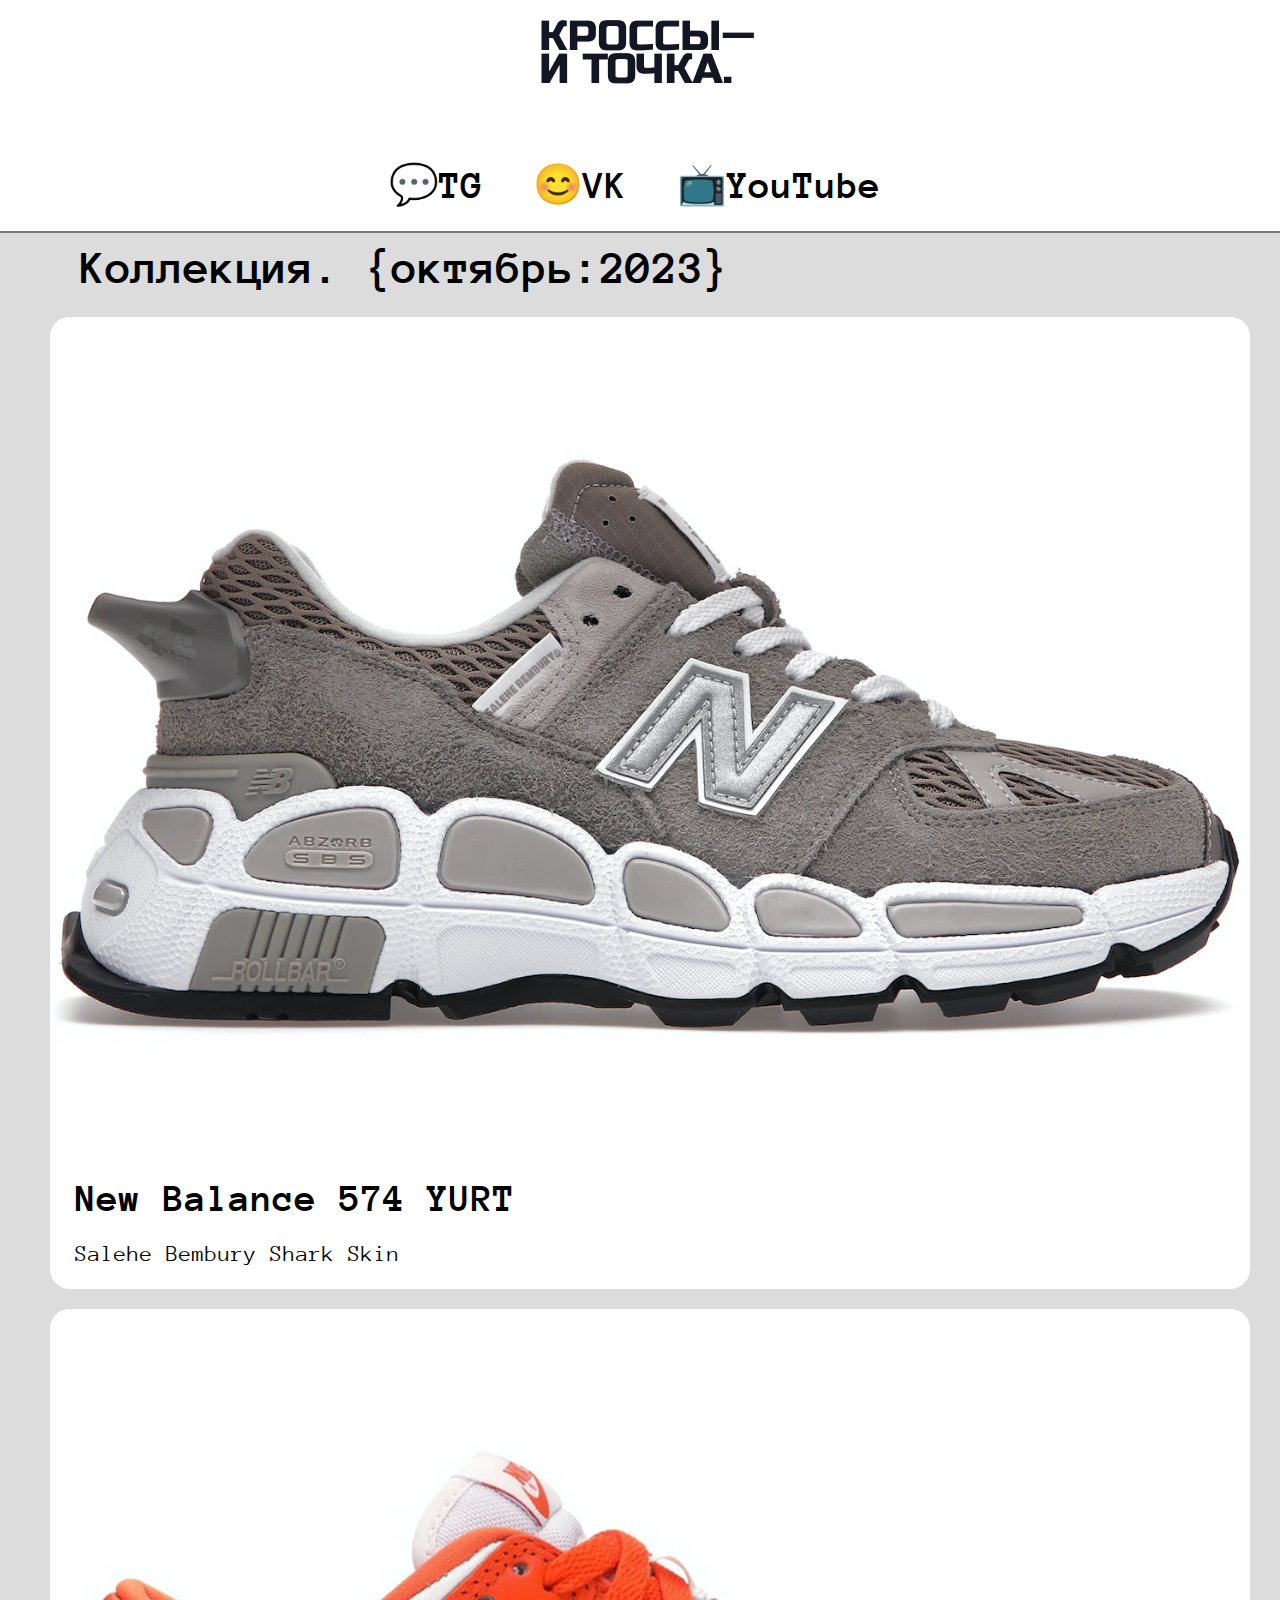
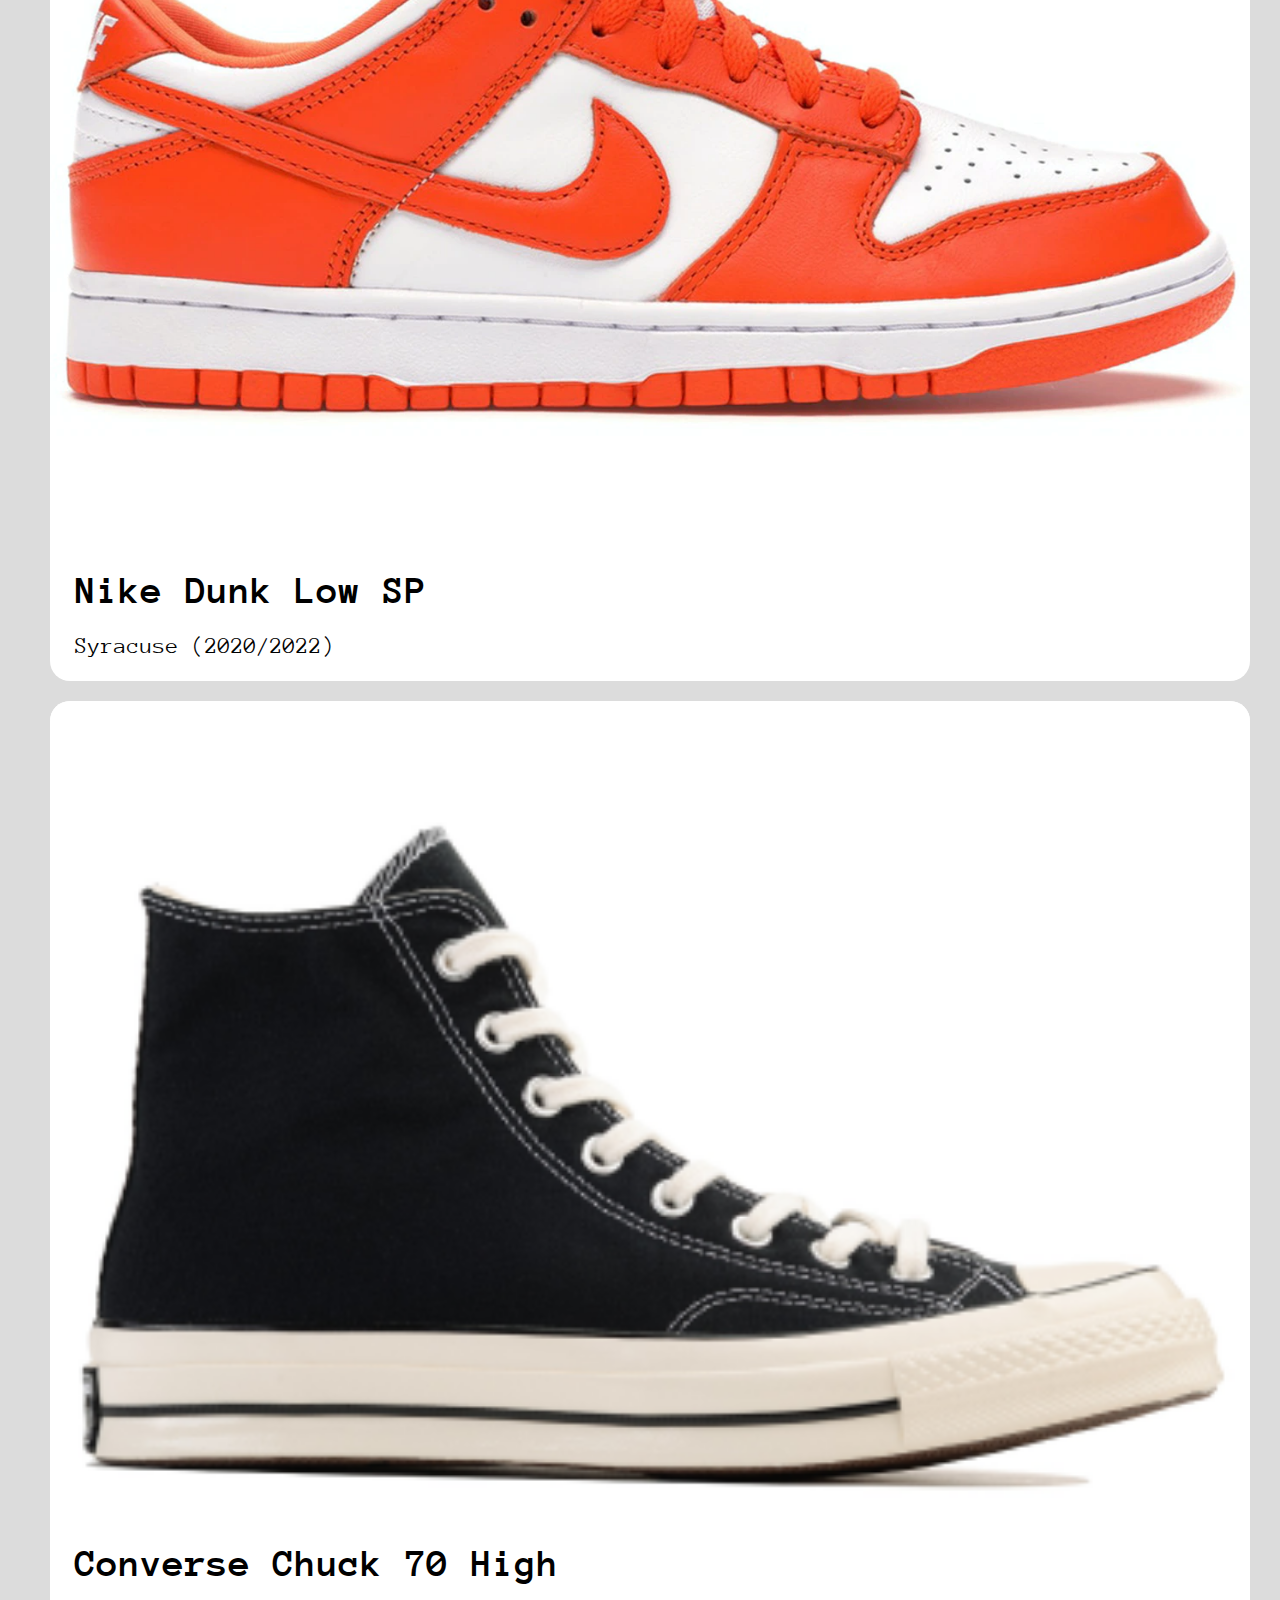
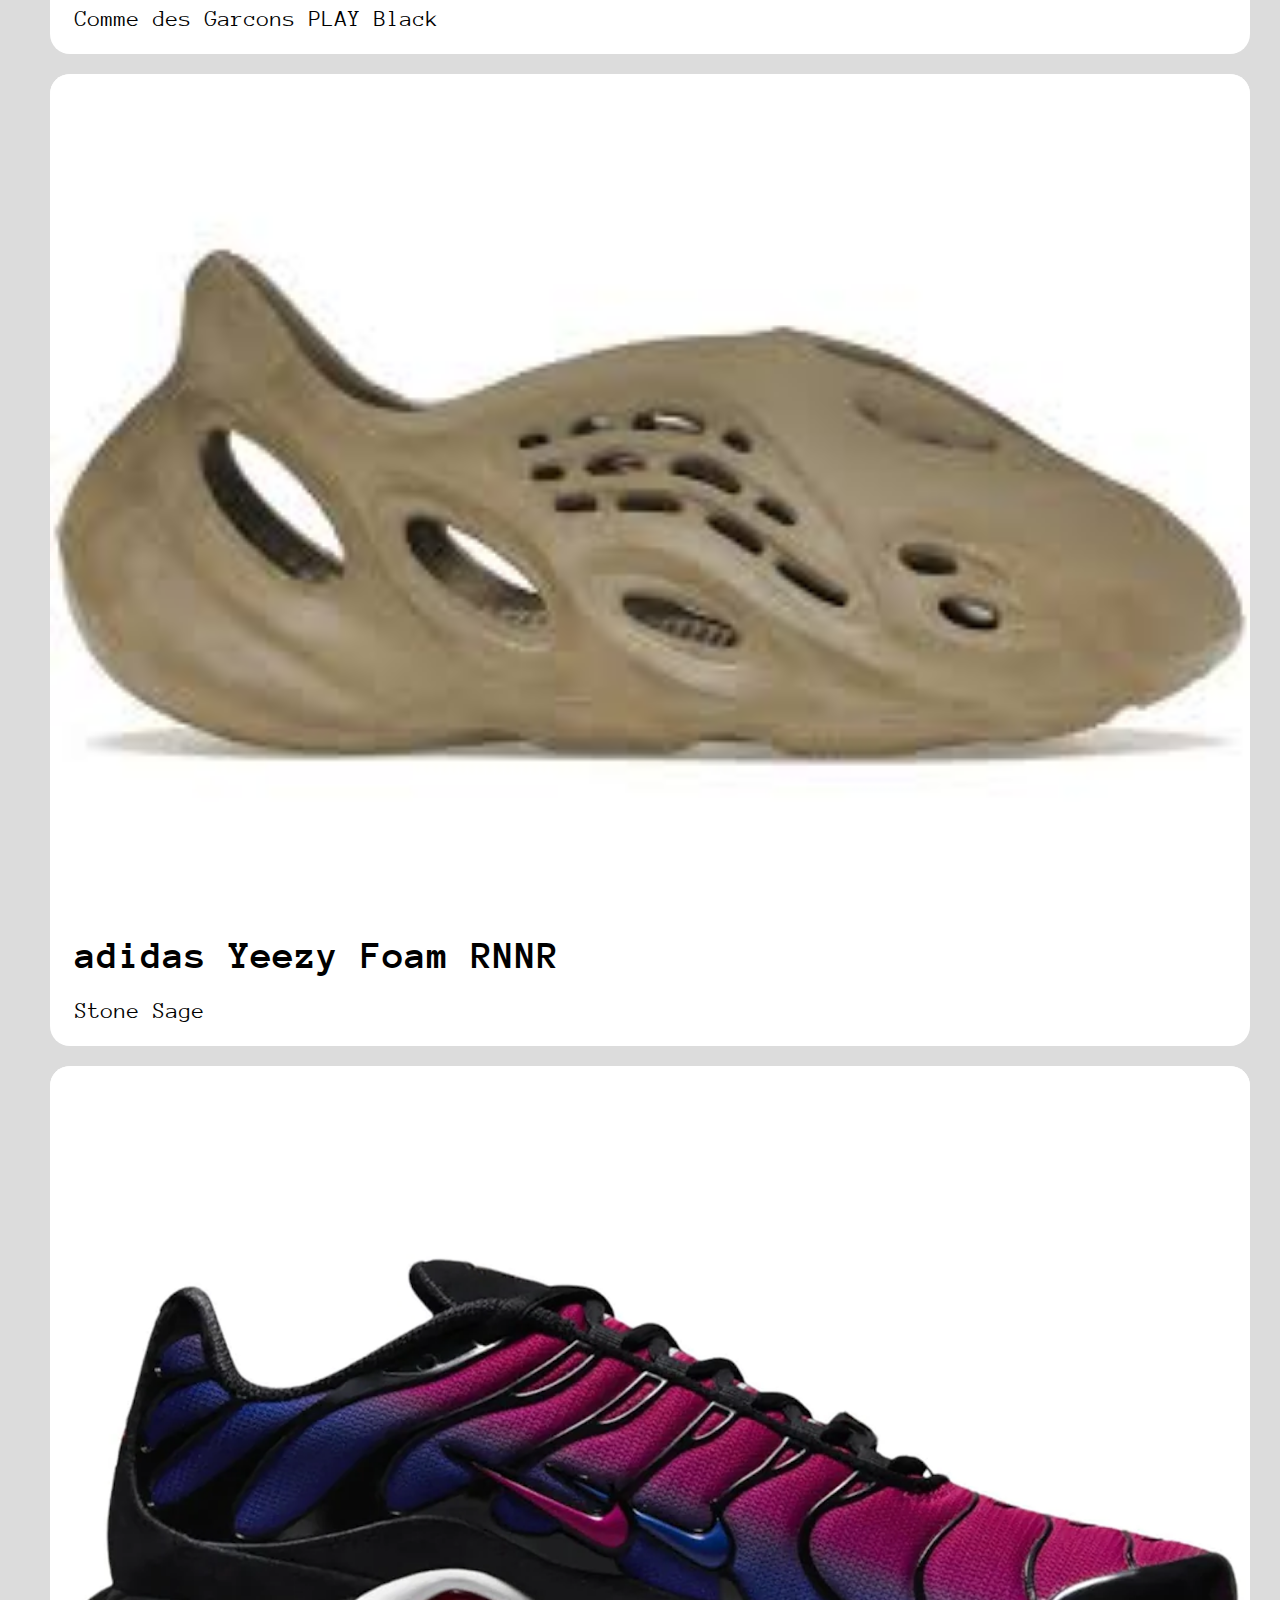
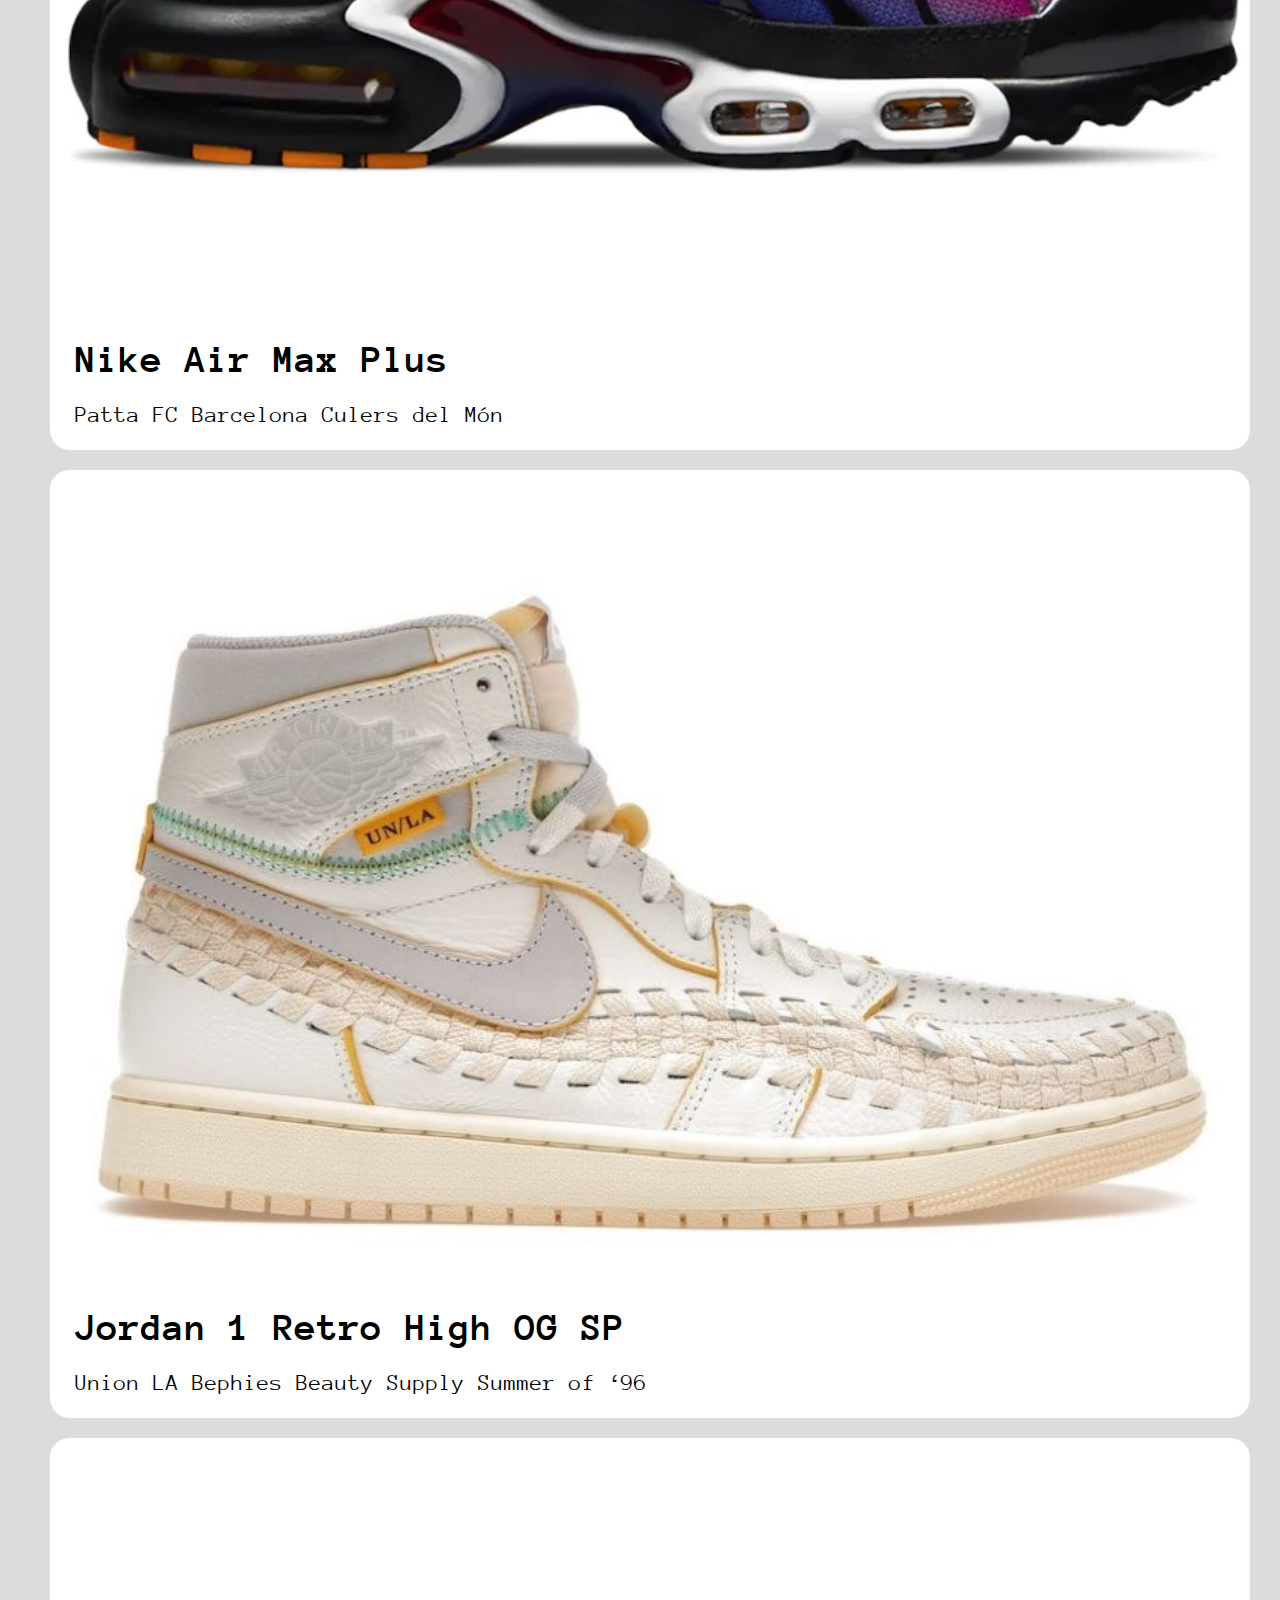
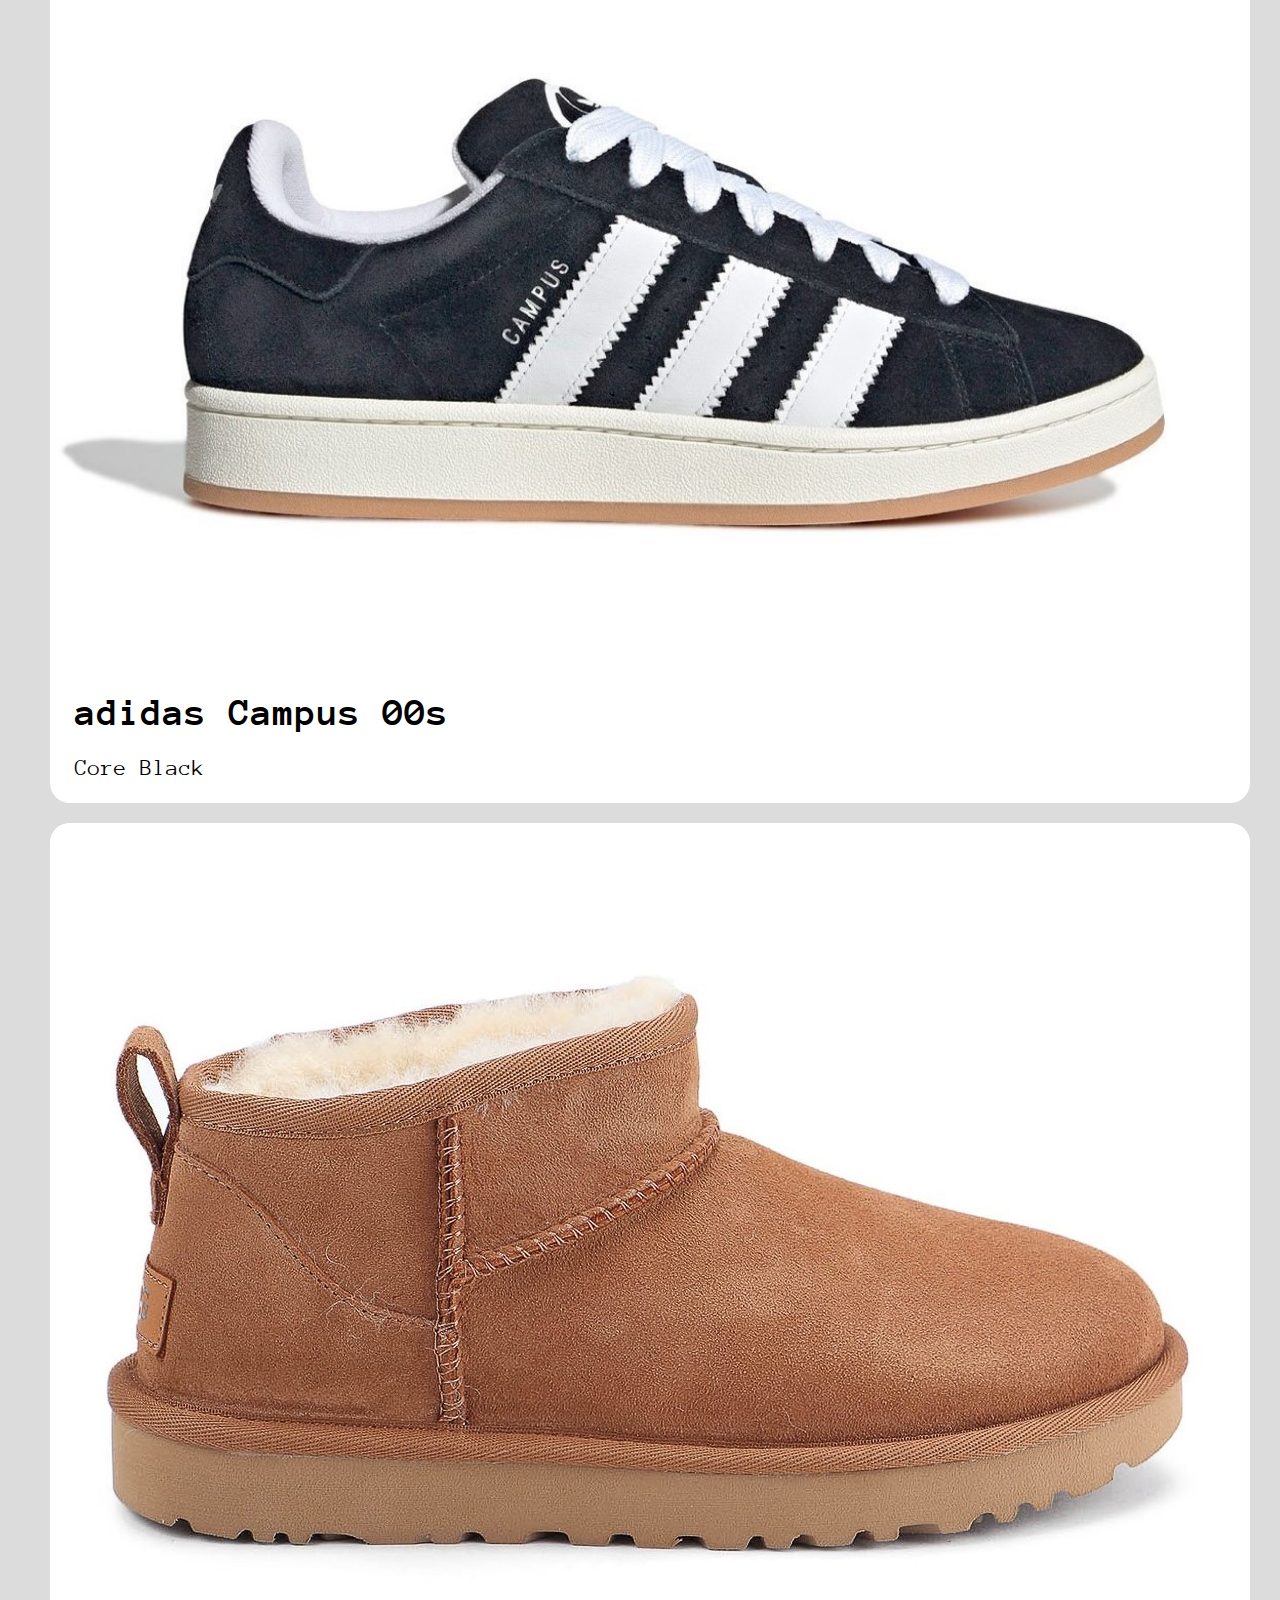
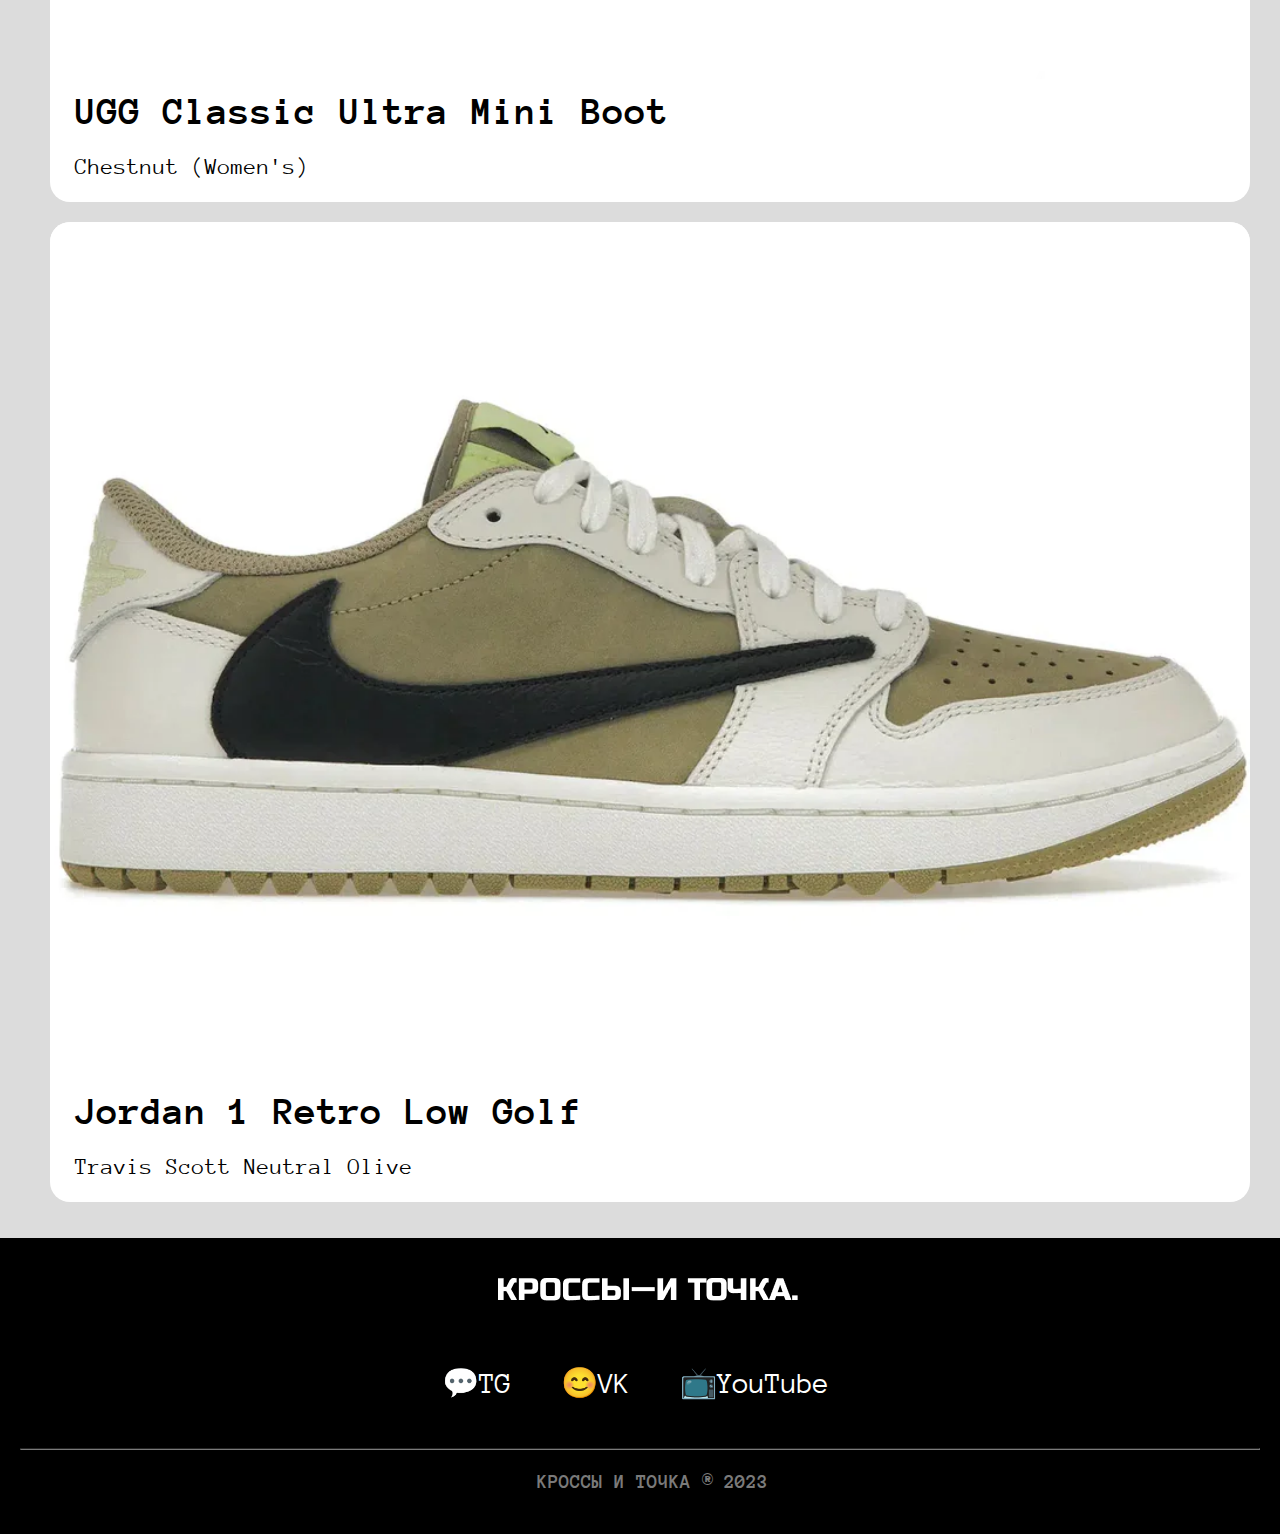
<file: index.html>
<!DOCTYPE html>
<html lang="ru">
  <head>
  <meta name="viewport" content="width=device-width, initial-scale=1">
 <title>Кроссы и точка.</title>
 <link rel="stylesheet" type='text/css' href="style.css">
 <link rel="preconnect" href="https://fonts.googleapis.com%22%3E/">
 <link rel="preconnect" href="https://fonts.gstatic.com/" crossorigin>
 <link href="https://fonts.googleapis.com/css2?family=Russo+One&display=swap" rel="stylesheet">
 <link rel="preconnect" href="https://fonts.googleapis.com%22%3E/">
 <link rel="preconnect" href="https://fonts.gstatic.com/" crossorigin>
 <link href="https://fonts.googleapis.com/css2?family=Anonymous+Pro:wght@400;700&display=swap" rel="stylesheet">
 <link rel="preconnect" href="https://fonts.googleapis.com%22%3E/">
 <link rel="preconnect" href="https://fonts.gstatic.com/" crossorigin>
 <link href="https://fonts.googleapis.com/css2?family=IBM+Plex+Mono:wght@500&display=swap" rel="stylesheet">

</head>

  <body>

    <header style="display: flex; justify-content: space-between;">
      <a href="./index.html" >
      <img class="graficlogo" src="./logo/logo_header.png" >
      </a>
        <nav> <ul class="links">
            <li><a href="#tg" class="text_header">&#128172;TG</a></li>
            <li><a href="#vk" class="text_header">&#128522;VK</a></li>
            <li><a href="#YouTube" class="text_header">&#128250;YouTube</a></li>
          </ul>
        </nav>
        
  </header>

  <hr style="border-color: #7a7a7a; border-style: solid; margin: 0px; ">

    <div class="main_div">

      <h1>Коллекция. {октябрь:2023}</h1>
      
      <div class="wrapper">
        <a href="./page1.html" class="page">
          <div class="sneaker">

            <img class="img_s"
              src="./photo_sneakers/6.png"/>
            <h2>New Balance 574 YURT</h2>
            <h3>Salehe Bembury Shark Skin</h3>

          </div> 
        </a>
        <a href="./page2.html" class="page">
          <div>
            <img class="img_s"
              src="./photo_sneakers/7.png"/>
            <h2>Nike Dunk Low SP</h2>
            <h3>Syracuse (2020/2022)</h3>
          </div> 
        </a>
        <a href="./page3.html" class="page">
          <div>
            <img class="img_s"
              src="./photo_sneakers/10.png"/>
            <h2>Converse Chuck 70 High</h2>
            <h3>Comme des Garcons PLAY Black</h3>
          </div>
        </a>
        <a href="" class="page">
          <div>
            <img class="img_s"
              src="./photo_sneakers/9.jpg"/>
            <h2>adidas Yeezy Foam RNNR</h2>
            <h3>Stone Sage</h3>
          </div>
        </a>  
        <a href="" class="page">
          <div>
            <img class="img_s"
              src="./photo_sneakers/1.png"/>
            <h2>Nike Air Max Plus</h2>
            <h3>Patta FC Barcelona Culers del Món</h3>
          </div>
        </a> 
        <a href="" class="page">
          <div>
            <img class="img_s"
              src="./photo_sneakers/2.jpg"/>
            <h2>Jordan 1 Retro High OG SP</h2>
            <h3>Union LA Bephies Beauty Supply Summer of ‘96</h3>
          </div>
        </a>
        <a href="" class="page">
          <div>
            <img class="img_s"
              src='./photo_sneakers/3.jpg'/>
            <h2>adidas Campus 00s</h2>
            <h3>Core Black</h3>
          </div>
        </a>
        <a href="" class="page">
          <div>
            <img class="img_s"
              src="./photo_sneakers/5.jpg"/>
            <h2>UGG Classic Ultra Mini Boot</h2>
            <h3>Chestnut (Women's)</h3>
          </div>
        </a>
        <a href="" class="page">
          <div>
            <img class="img_s"
              src="./photo_sneakers/8.png"/>
            <h2>Jordan 1 Retro Low Golf</h2>
            <h3>Travis Scott Neutral Olive</h3>
          </div>
        </a>
    </div>
  </div>

    <footer class="footer">
      <div class="links-container">
        <a href="./index.html">
        <img class="graficlogo" src="./logo/logo_footer.png">
        </a>
        <ul class="links">
          <li><a href="#tg" class="text_footer">&#128172;TG</a></li>
          <li><a href="#vk" class="text_footer">&#128522;VK</a></li>
          <li><a href="#YouTube" class="text_footer">&#128250;YouTube</a></li>
        </ul>
      </div>
      <hr style="border-color: #7a7a7a;">
    <p class="foot_under_text">КРОССЫ И ТОЧКА ® 2023</p>
  </footer>

  </body>
</html>
</file>
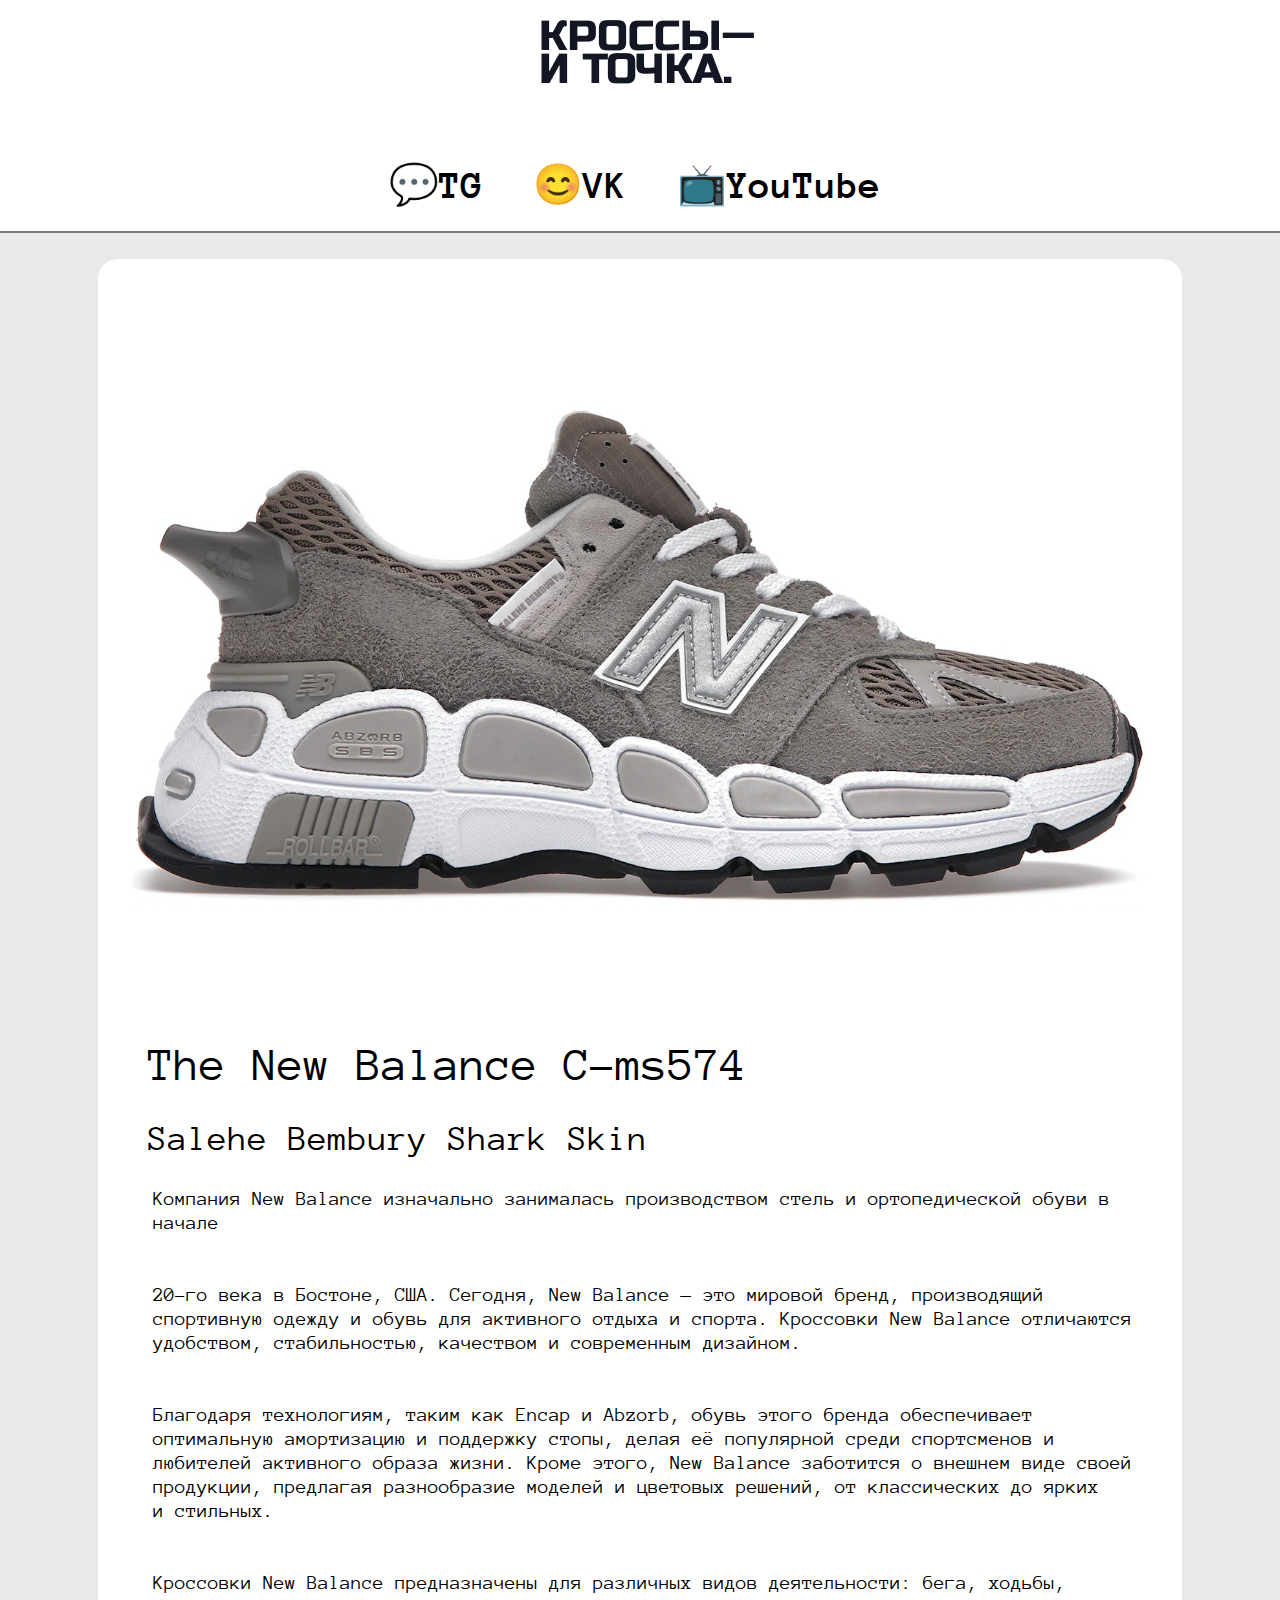
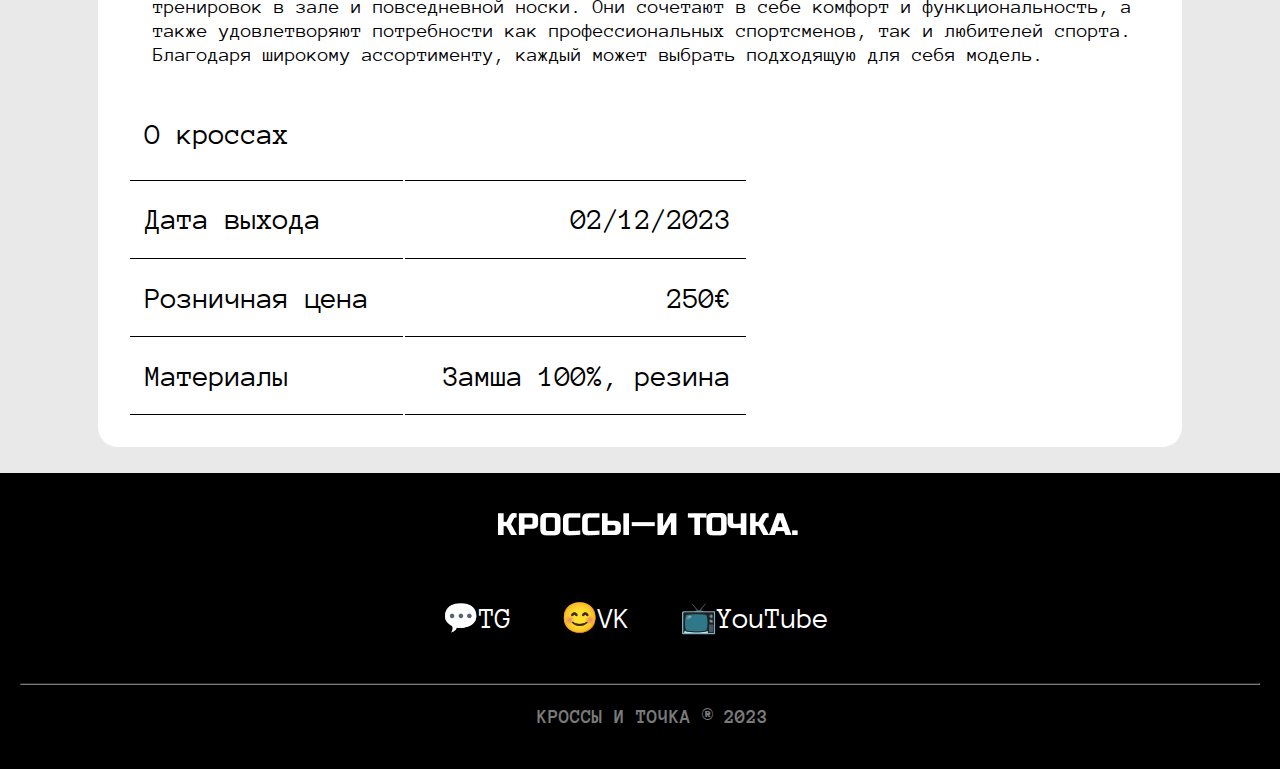
<file: page1.html>
<!DOCTYPE html>
<html lang="ru">
  <head>
  <meta name="viewport" content="width=device-width, initial-scale=1">
 <title>Кроссы и точка.</title>
 <link rel="stylesheet" type='text/css' href="style.css">
 
 <link rel="preconnect" href="https://fonts.googleapis.com%22%3E/">
 <link rel="preconnect" href="https://fonts.gstatic.com/" crossorigin>
 <link href="https://fonts.googleapis.com/css2?family=Russo+One&display=swap" rel="stylesheet">

 <link rel="preconnect" href="https://fonts.googleapis.com%22%3E/">
 <link rel="preconnect" href="https://fonts.gstatic.com/" crossorigin>
 <link href="https://fonts.googleapis.com/css2?family=Anonymous+Pro:wght@400;700&display=swap" rel="stylesheet">

 <link rel="preconnect" href="https://fonts.googleapis.com%22%3E/">
 <link rel="preconnect" href="https://fonts.gstatic.com/" crossorigin>
 <link href="https://fonts.googleapis.com/css2?family=IBM+Plex+Mono:wght@500&display=swap" rel="stylesheet">

</head>

  <body>

    <header style="display: flex; justify-content: space-between;">
      <a href="./index.html">
      <img class="graficlogo" src="./logo/logo_header.png" >
      </a>
        <nav> <ul class="links">
            <li><a href="#tg" class="text_header">&#128172;TG</a></li>
            <li><a href="#vk" class="text_header">&#128522;VK</a></li>
            <li><a href="#YouTube" class="text_header">&#128250;YouTube</a></li>
          </ul>
        </nav>
        
  </header>

  <hr style="border-color: #7a7a7a; border-style: solid; margin: 0px; ">

    <div class="page1_div">
      <div class="card">
        <img class="img_card"
        src="./photo_sneakers/6.png">
        <h4>The New Balance C-ms574</h4>
        <h5>Salehe Bembury Shark Skin</h5>
        <div class="text">
        <div class="text_card">
        <p>Компания New Balance изначально занималась производством стель и ортопедической обуви в начале 
          <br>
          <br>
          <br>
          20-го века в Бостоне, США. Сегодня, New Balance — это мировой бренд, производящий спортивную одежду и обувь для активного отдыха и спорта. Кроссовки New Balance отличаются удобством, стабильностью, качеством и современным дизайном.
          <br>
          <br>
          <br>
          Благодаря технологиям, таким как Encap и Abzorb, обувь этого бренда обеспечивает оптимальную амортизацию и поддержку стопы, делая её популярной среди спортсменов и любителей активного образа жизни. Кроме этого, New Balance заботится о внешнем виде своей продукции, предлагая разнообразие моделей и цветовых решений, от классических до ярких и стильных.
          <br>
          <br>
          <br>
          Кроссовки New Balance предназначены для различных видов деятельности: бега, ходьбы, тренировок в зале и повседневной носки. Они сочетают в себе комфорт и функциональность, а также удовлетворяют потребности как профессиональных спортсменов, так и любителей спорта. Благодаря широкому ассортименту, каждый может выбрать подходящую для себя модель.</p>
        </div>
        <div class="text_card_2">
          <table>
            <tr>
              <td class="tab_title">О кроссах</td>
              <td> </td>
            </tr>
            <tr>
              <td class="tab_text">Дата выхода</td>
              <td class="tet tab_text">02/12/2023</td>
            </tr>
            <tr>
              <td class="tab_text">Розничная цена</td>
              <td class="tet tab_text">250€</td>
            </tr>
            <tr>
              <td class="tab_text">Материалы</td>
              <td class="tet tab_text">Замша 100%, резина</td>
            </tr>
          </table>
        </div>
        </div>
      </div>
    </div>

    <footer class="footer">
      <div class="links-container">
        <a href="./index.html">
        <img class="graficlogo" src="./logo/logo_footer.png">
        </a>
        <ul class="links">
          <li><a href="#tg" class="text_footer">&#128172;TG</a></li>
          <li><a href="#vk" class="text_footer">&#128522;VK</a></li>
          <li><a href="#YouTube" class="text_footer">&#128250;YouTube</a></li>
        </ul>
      </div>
      <hr style="border-color: #7a7a7a;">
    <p class="foot_under_text">КРОССЫ И ТОЧКА ® 2023</p>
  </footer>

  </body>
</html>
</file>
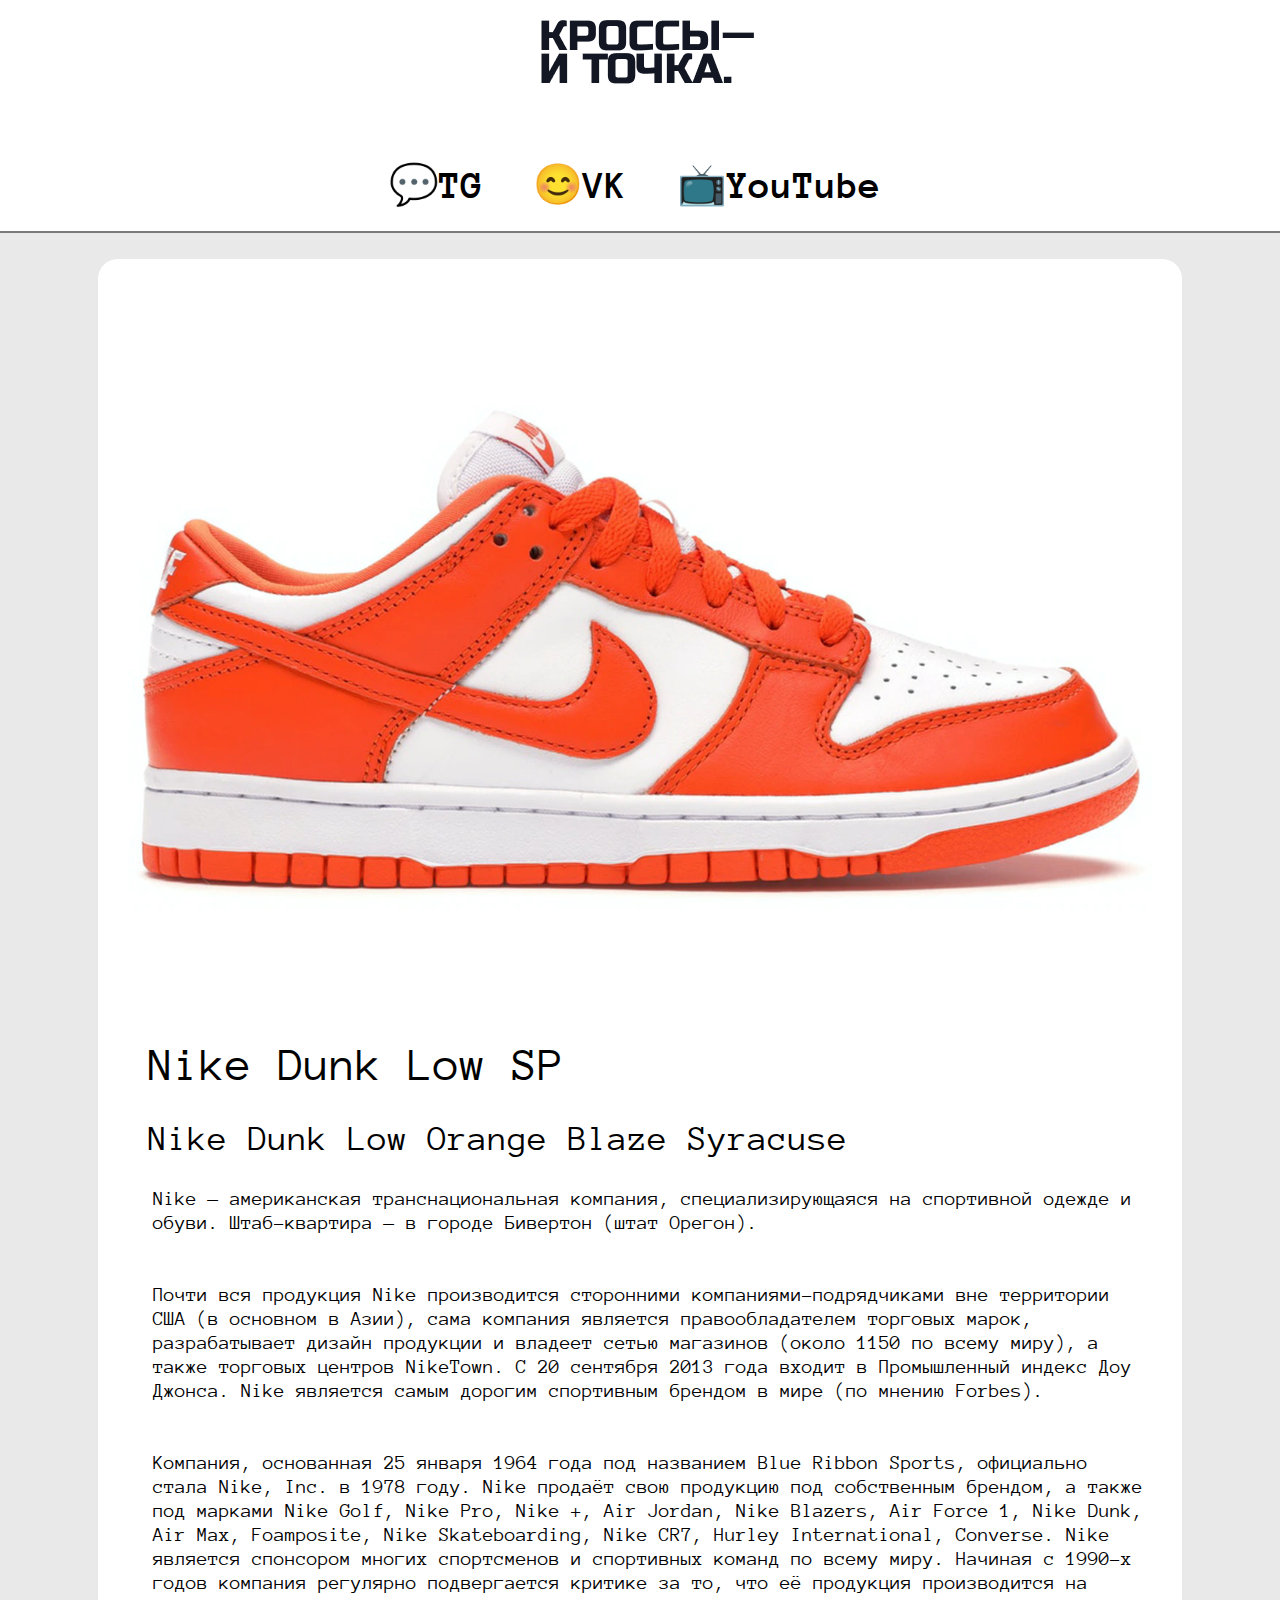
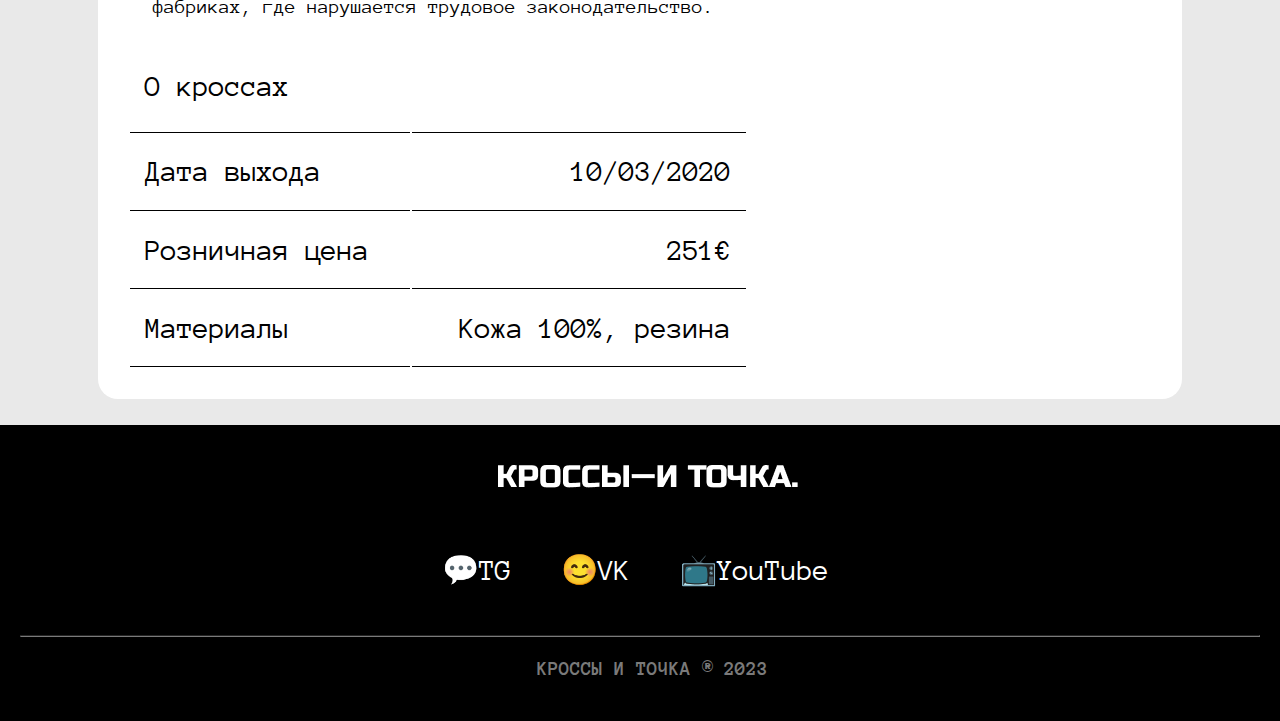
<file: page2.html>
<!DOCTYPE html>
<html lang="ru">
  <head>
    <meta name="viewport" content="width=device-width, initial-scale=1">
 <title>Кроссы и точка.</title>
 <link rel="stylesheet" type='text/css' href="style.css">
 
 <link rel="preconnect" href="https://fonts.googleapis.com%22%3E/">
 <link rel="preconnect" href="https://fonts.gstatic.com/" crossorigin>
 <link href="https://fonts.googleapis.com/css2?family=Russo+One&display=swap" rel="stylesheet">

 <link rel="preconnect" href="https://fonts.googleapis.com%22%3E/">
 <link rel="preconnect" href="https://fonts.gstatic.com/" crossorigin>
 <link href="https://fonts.googleapis.com/css2?family=Anonymous+Pro:wght@400;700&display=swap" rel="stylesheet">

 <link rel="preconnect" href="https://fonts.googleapis.com%22%3E/">
 <link rel="preconnect" href="https://fonts.gstatic.com/" crossorigin>
 <link href="https://fonts.googleapis.com/css2?family=IBM+Plex+Mono:wght@500&display=swap" rel="stylesheet">

</head>

  <body>

    <header style="display: flex; justify-content: space-between;">
      <a href="./index.html">
      <img class="graficlogo" src="./logo/logo_header.png" >
      </a>
        <nav> <ul class="links">
            <li><a href="#tg" class="text_header">&#128172;TG</a></li>
            <li><a href="#vk" class="text_header">&#128522;VK</a></li>
            <li><a href="#YouTube" class="text_header">&#128250;YouTube</a></li>
          </ul>
        </nav>
        
  </header>

  <hr style="border-color: #7a7a7a; border-style: solid; margin: 0px; ">

  <div class="page1_div">
    <div class="card">
      <img class="img_card"
      src="./photo_sneakers/7.png">
      <h4>Nike Dunk Low SP</h4>
      <h5>Nike Dunk Low Orange Blaze Syracuse</h5>
      <div class="text">
      <div class="text_card">
      <p>Nike — американская транснациональная компания, специализирующаяся на спортивной одежде и обуви. Штаб-квартира — в городе Бивертон (штат Орегон).
        <br>
        <br>
        <br>
        Почти вся продукция Nike производится сторонними компаниями-подрядчиками вне территории США (в основном в Азии), сама компания является правообладателем торговых марок, разрабатывает дизайн продукции и владеет сетью магазинов (около 1150 по всему миру), а также торговых центров NikeTown. С 20 сентября 2013 года входит в Промышленный индекс Доу Джонса. Nike является самым дорогим спортивным брендом в мире (по мнению Forbes).
        <br>
        <br>
        <br>
        Компания, основанная 25 января 1964 года под названием Blue Ribbon Sports, официально стала Nike, Inc. в 1978 году. Nike продаёт свою продукцию под собственным брендом, а также под марками Nike Golf, Nike Pro, Nike +, Air Jordan, Nike Blazers, Air Force 1, Nike Dunk, Air Max, Foamposite, Nike Skateboarding, Nike CR7, Hurley International, Converse. Nike является спонсором многих спортсменов и спортивных команд по всему миру. Начиная с 1990-х годов компания регулярно подвергается критике за то, что её продукция производится на фабриках, где нарушается трудовое законодательство.</p>
      </div>
      <div class="text_card_2">
        <table>
          <tr>
            <td class="tab_title">О кроссах</td>
            <td> </td>
          </tr>
          <tr>
            <td class="tab_text">Дата выхода</td>
            <td class="tet tab_text">10/03/2020</td>
          </tr>
          <tr>
            <td class="tab_text">Розничная цена</td>
            <td class="tet tab_text">251€</td>
          </tr>
          <tr>
            <td class="tab_text">Материалы</td>
            <td class="tet tab_text">Кожа 100%, резина</td>
          </tr>
        </table>
      </div>
      </div>
    </div>
  </div>

    <footer class="footer">
      <div class="links-container">
        <a href="./index.html">
        <img class="graficlogo" src="./logo/logo_footer.png">
        </a>
        <ul class="links">
          <li><a href="#tg" class="text_footer">&#128172;TG</a></li>
          <li><a href="#vk" class="text_footer">&#128522;VK</a></li>
          <li><a href="#YouTube" class="text_footer">&#128250;YouTube</a></li>
        </ul>
      </div>
      <hr style="border-color: #7a7a7a;">
    <p class="foot_under_text">КРОССЫ И ТОЧКА ® 2023</p>
  </footer>

  </body>
</html>
</file>
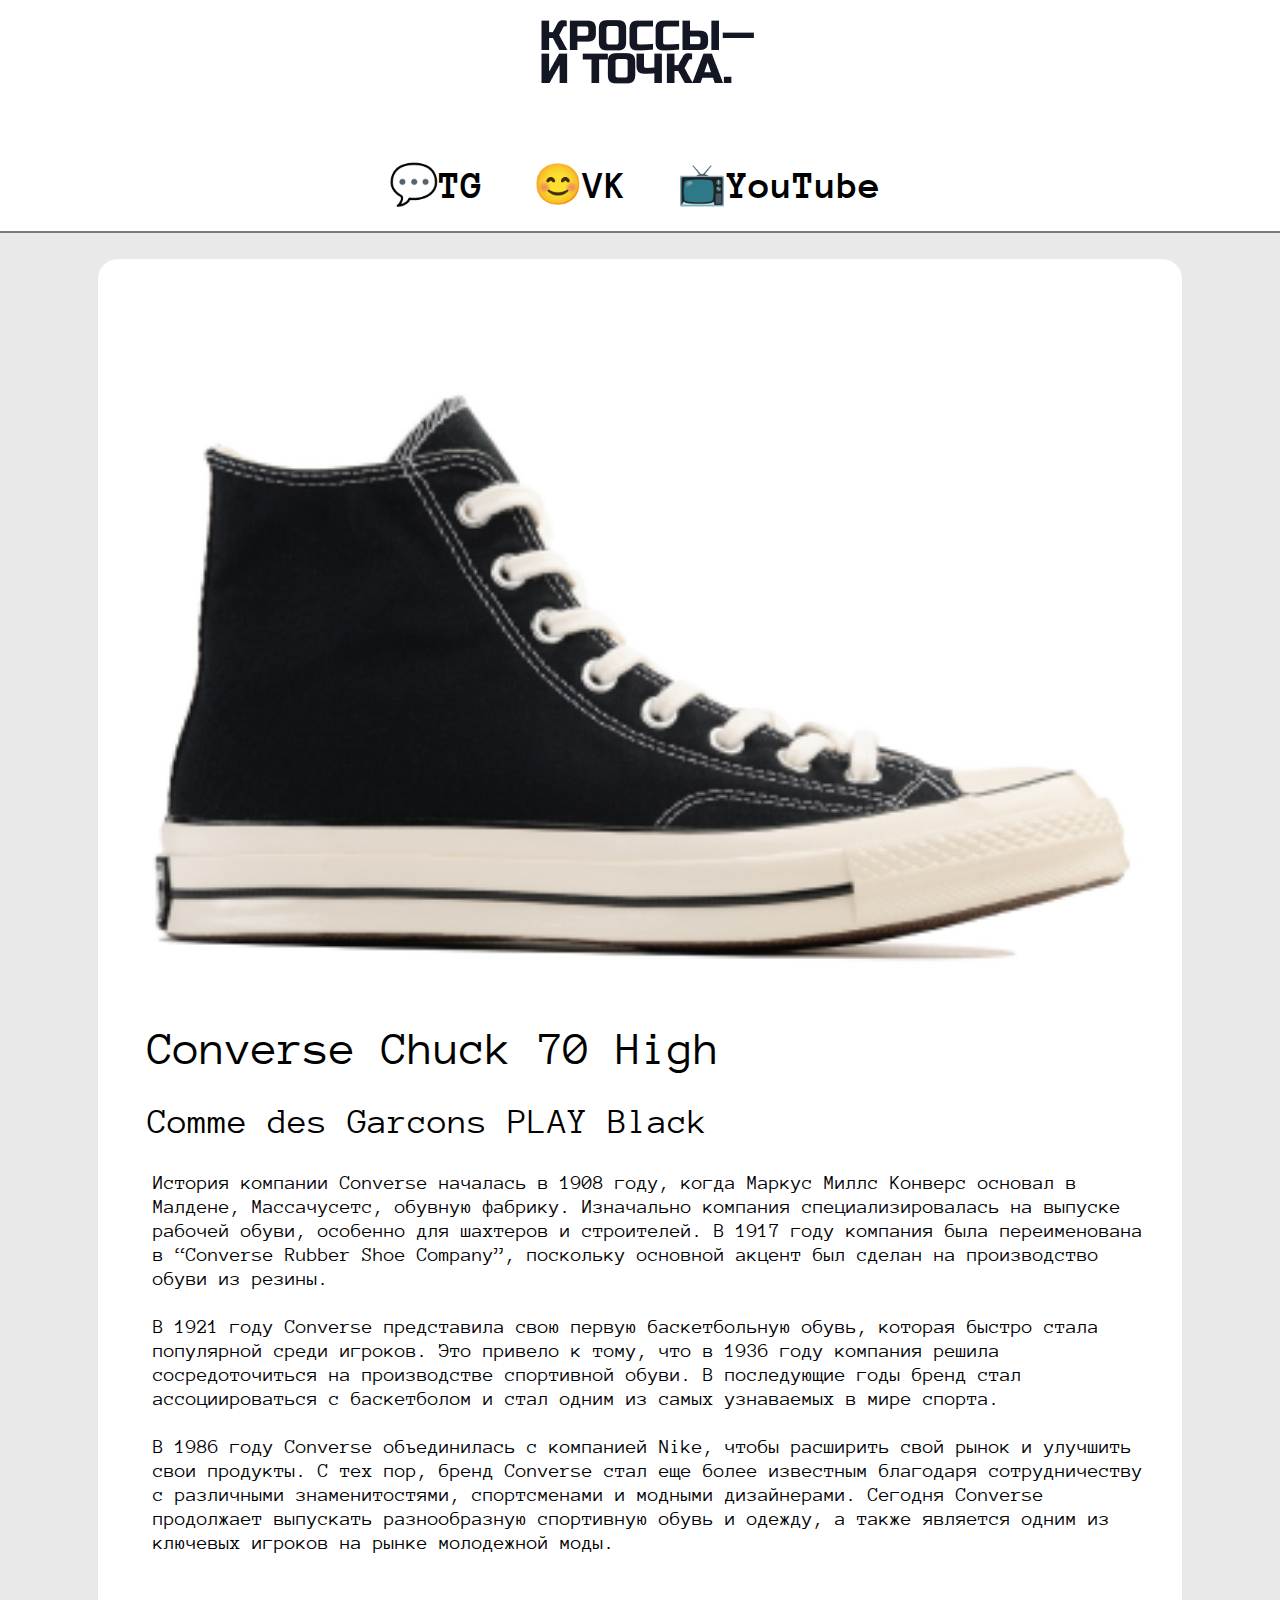
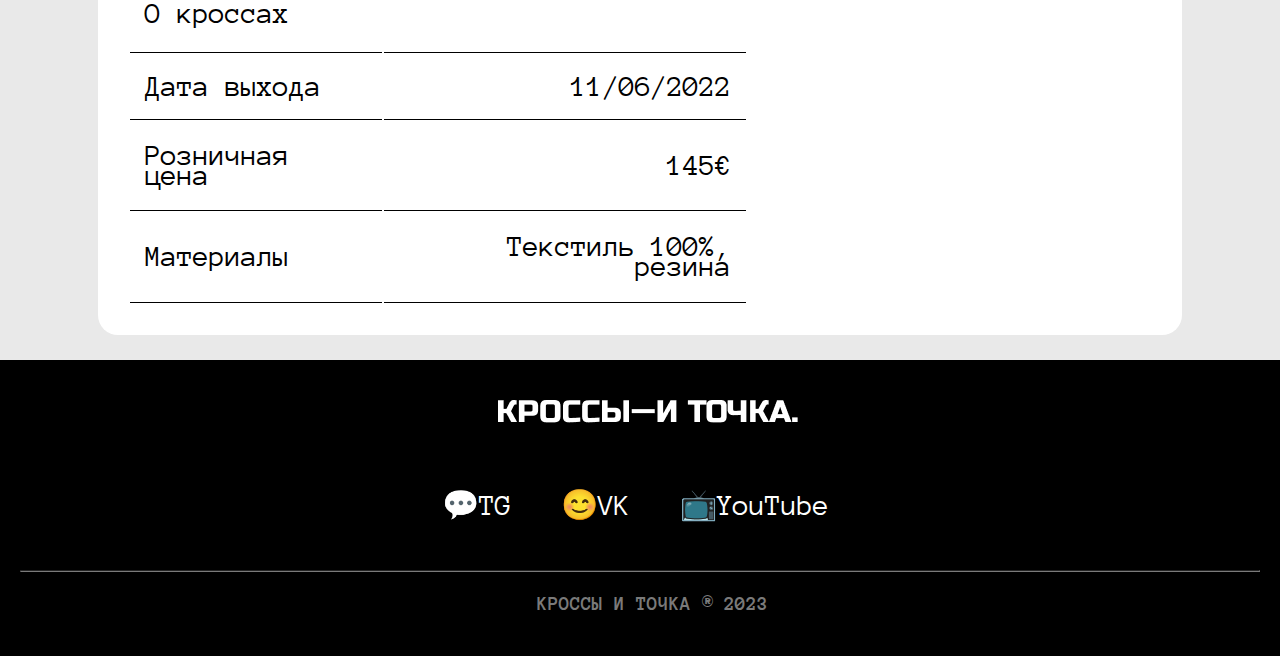
<file: page3.html>
<!DOCTYPE html>
<html lang="ru">
  <head>
    <meta name="viewport" content="width=device-width, initial-scale=1">
 <title>Кроссы и точка.</title>
 <link rel="stylesheet" type='text/css' href="style.css">
 
 <link rel="preconnect" href="https://fonts.googleapis.com%22%3E/">
 <link rel="preconnect" href="https://fonts.gstatic.com/" crossorigin>
 <link href="https://fonts.googleapis.com/css2?family=Russo+One&display=swap" rel="stylesheet">

 <link rel="preconnect" href="https://fonts.googleapis.com%22%3E/">
 <link rel="preconnect" href="https://fonts.gstatic.com/" crossorigin>
 <link href="https://fonts.googleapis.com/css2?family=Anonymous+Pro:wght@400;700&display=swap" rel="stylesheet">

 <link rel="preconnect" href="https://fonts.googleapis.com%22%3E/">
 <link rel="preconnect" href="https://fonts.gstatic.com/" crossorigin>
 <link href="https://fonts.googleapis.com/css2?family=IBM+Plex+Mono:wght@500&display=swap" rel="stylesheet">

</head>

  <body>

    <header style="display: flex; justify-content: space-between;">
      <a href="./index.html">
      <img class="graficlogo" src="./logo/logo_header.png" >
      </a>
        <nav> <ul class="links">
            <li><a href="#tg" class="text_header">&#128172;TG</a></li>
            <li><a href="#vk" class="text_header">&#128522;VK</a></li>
            <li><a href="#YouTube" class="text_header">&#128250;YouTube</a></li>
          </ul>
        </nav>
        
  </header>

  <hr style="border-color: #7a7a7a; border-style: solid; margin: 0px; ">
    
  <div class="page1_div">
    <div class="card">
      <img class="img_card"
      src="./photo_sneakers/10.png">
      <h4>Converse Chuck 70 High</h4> 
      <h5>Comme des Garcons PLAY Black</h5>
      <div class="text">
      <div class="text_card">
        <p>История компании Converse началась в 1908 году, когда Маркус Миллс Конверс основал в Малдене, Массачусетс, обувную фабрику. Изначально компания специализировалась на выпуске рабочей обуви, особенно для шахтеров и строителей. В 1917 году компания была переименована в “Converse Rubber Shoe Company”, поскольку основной акцент был сделан на производство обуви из резины.
          <br>
          <br>
          В 1921 году Converse представила свою первую баскетбольную обувь, которая быстро стала популярной среди игроков. Это привело к тому, что в 1936 году компания решила сосредоточиться на производстве спортивной обуви. В последующие годы бренд стал ассоциироваться с баскетболом и стал одним из самых узнаваемых в мире спорта.
          <br>
          <br>
          В 1986 году Converse объединилась с компанией Nike, чтобы расширить свой рынок и улучшить свои продукты. С тех пор, бренд Converse стал еще более известным благодаря сотрудничеству с различными знаменитостями, спортсменами и модными дизайнерами. Сегодня Converse продолжает выпускать разнообразную спортивную обувь и одежду, а также является одним из ключевых игроков на рынке молодежной моды.
        </p>
      </div>
      <div class="text_card_2">
        <table>
          <tr>
            <td class="tab_title">О кроссах</td>
            <td> </td>
          </tr>
          <tr>
            <td class="tab_text">Дата выхода</td>
            <td class="tet tab_text">11/06/2022</td>
          </tr>
          <tr>
            <td class="tab_text">Розничная цена</td>
            <td class="tet tab_text">145€</td>
          </tr>
          <tr>
            <td class="tab_text">Материалы</td>
            <td class="tet tab_text">Текстиль 100%, резина</td>
          </tr>
        </table>
      </div>
      </div>
    </div>
  </div>

    <footer class="footer">
      <div class="links-container">
        <a href="./index.html">
        <img class="graficlogo" src="./logo/logo_footer.png">
        </a>
        <ul class="links">
          <li><a href="#tg" class="text_footer">&#128172;TG</a></li>
          <li><a href="#vk" class="text_footer">&#128522;VK</a></li>
          <li><a href="#YouTube" class="text_footer">&#128250;YouTube</a></li>
        </ul>
      </div>
      <hr style="border-color: #7a7a7a;">
    <p class="foot_under_text">КРОССЫ И ТОЧКА ® 2023</p>
  </footer>

  </body>
</html>
</file>
<file: style.css>
body{
    padding: 0;
    margin: 0;
}
header{
    font-family: Russo system-ui, -apple-system, BlinkMacSystemFont, 'Segoe UI', Roboto, Oxygen, Ubuntu, Cantarell, 'Open Sans', 'Helvetica Neue', sans-serif;
    font-size: 40px;
    background: (#ffffff); 
}
.text_header{
    font-size: 30px;
    font-weight: 900;
    padding-top: 30px;
    font-size: 40px;
    padding: 20px;
    color: rgb(0, 0, 0);
    text-decoration: none;
}
nav {
    display: flex;
    justify-content: center;
    align-items: center;
}
/*PAGE*/
.main_div {
    display: flex;
    align-items: center;
    justify-content: flex-start;
    flex-direction: row;
    flex-wrap: wrap;
    align-items: center;
    background-color: rgb(220, 220, 220);
    gap: 15px;
    padding-bottom: 2%;
}
.wrapper{
    display: flex;
    flex-direction: row;
    flex-wrap: wrap;
    justify-content: space-evenly;
    padding: 0px 40px;
}
.wrapper>a{   
    width: 30%;
    background-color: rgb(255, 255, 255);
    display: flex;
    flex-direction: column;
    border-radius: 20px;
    margin: 10px;
    text-decoration: none;
    color: #000000;
    
}
/*ANIMATIONS*/
.wrapper>a:hover{
    box-shadow: 8px 10px 5px rgb(139, 139, 139); 
    transform: translate(0px, -10px);
}
.wrapper>a:nth-of-type(1):hover{
    color: rgb(201, 22, 255);
}
.wrapper>a:nth-of-type(2):hover{
    color: rgb(201, 22, 255);
}
.wrapper>a:nth-of-type(3):hover{
    color: rgb(201, 22, 255);
}
/*LINKS*/
ul{
    list-style: none;
    margin: 0;
    padding: 20px;
}

li{
    display:inline;
}
/*Text*/
h1 {
    font-family: "Anonymous Pro", sans-serif;
    font-size: 48px;
    display: flex;
    justify-content: left;
    margin: 10px 0px 0px 80px;
}
h2 { 
    font-family: "Anonymous Pro", sans-serif;
    margin: 0px 0px 0px 40px;
    font-size: 40px;
    margin-left: 25px;
}
h3{
    font-family: "Anonymous Pro", sans-serif;
    font-size: 20px; 
    margin-left: 25px; 
    font-weight: 500 ; 
    font-size: 23px;                                        
}

/*PAUSE*/
.img_s{
    width:100%;
    border-radius: 20px;
}
.text_footer{
    color: #ffffff;
}
.footer {
    background-color: #000000;
    padding: 20px;
    margin-top: auto;
}
.foot_under_text{
    color: #7a7a7a;
    text-align: center;
    font-weight: 900;
}
.text_footer{
    color: #ffffff;
    font-size: 30px;
    font-weight: 500;
    text-decoration: none;
    padding: 20px;
    display: flex;
}
/*Logo*/
.graficlogo {
    margin-right: 10px;
    margin-left: 25px;
    max-width: 100%;
	box-sizing: border-box;
    padding: 35px;
}
/*PAUSE*/
.links-container {
    display: flex;
    justify-content: space-between;
}  
.links {
    display: flex;
    font-family: "Anonymous Pro", sans-serif;

}
.links li {
    margin-right: 10px;
}
/*page1*/
.page1_div{
    display: flex;
    justify-content: center;
    background-color: #e9e9e9;
}
.card{
    width: 80%;
    background-color: rgb(255, 255, 255);
    display: flex;
    flex-direction: column;
    border-radius: 20px;
    padding: 30px;
    margin: 2% 0%;
}
.img_card{
    width: 100%;
    border-radius: 20px;
}
h4{
    font-family: "Anonymous Pro", sans-serif;
    font-size: 48px;
    margin: 2% 2%;
    font-weight: 400;
}
h5{
    font-family: "Anonymous Pro", sans-serif;
    margin: 1% 2%;
    font-size: 36px;
    font-weight: 400;
}
p{
    font-family: "Anonymous Pro", sans-serif;
    margin-left: 25px; 
    font-weight: 500 ; 
    font-size: 23px; 
    font-weight: 400;
    line-height: 28px;
    text-align: left;
}
.text{
    display: flex;
}
.text_card{
    width: 65%;
}
.text_card_2{
    width: 50%; margin-left: 0%;
}
td {
    padding: 15px;
    border-bottom: 1px solid black;
}
table{
    border: none;
    float: right;
    width: 620px;
    height: 330px;
}
.tet {
    text-align: right;
}
.tab_title{
    font-family: "Anonymous Pro", sans-serif;
    font-size: 30px;
    font-weight: 400;
    line-height: 30px;
    letter-spacing: 0em;
    text-align: left;
}
.tab_text{
    font-family: "Anonymous Pro", sans-serif;
    font-size: 20px;
    font-weight: 400;
    line-height: 20px;
    letter-spacing: 0em;
}

@media screen and (max-width: 375px){
    h1{
        font-size: 32px;
        margin: 0vw 0vw 0vw 12vw;
    }
    .text{
        flex-direction: column;
    }
    .text_card{
        width: 100%;
    }
    table{
        float: inline-start;
        width: 37.50vw;
        height: 17.19vw;
    }
    .tab_text{
        font-size: 30px;
    }
    header{
        font-size: 70px;
        flex-direction: column; 
        justify-content: center;
    }
    .graficlogo {
        /* width: 500px;  */
        padding: 20px;
    }
    header{
        align-items: center;
    }
    footer{
        flex-direction: column;
    }
    .links-container {
        display: flex;
        flex-direction: column;
        align-items: center;
    }  
    .wrapper{
        flex-direction: column;
    }
    .wrapper>a{
        width: 100%;
        height: 100%;
    }
    h2{
        font-size: 26px
    }
    h3{
        font-size: 20px;
    }
    h4{
        font-family: Anonymous Pro;
        font-size: 32px;
        font-weight: 400;
        line-height: 32px;
        letter-spacing: 0em;
        text-align: left;

    }
    h5{
        font-size: 20px;
    }
    p{
        font-size: 20px;
    }
    .tab_text{
        font-size: 34px;
    }
    .tab_title{
        font-size: 40px;
    }
    .text_header{
        font-family: Anonymous Pro;
        font-size: 20px;
        font-weight: 700;
        line-height: 20px;
        letter-spacing: 0em;
        text-align: left;
        padding: 3vw;
        padding: 5px;
        height: 30px;
    }
    .links li{
        margin: 0;
    }
    ul{
        padding: 0;
    }
    table{
            width: 100%;
    height: 100%;
    }
}

@media screen and (max-width: 1440px){
    .text{
        flex-direction: column;
    }
    p{
        font-family: Anonymous Pro;
        font-size: 20px;
        font-weight: 400;
        line-height: 24px;
        letter-spacing: 0em;
        text-align: left;

    }
    .text_card{
        width: 100%;
    }
    table{
        float: inline-start;
    }
    .tab_text{
        font-size: 30px;
    }
    header{
        font-size: 70px;
        flex-direction: column; 
        justify-content: center;
        
    }
    .graficlogo {
        padding: 20px;
    }
    header{
        align-items: center;
    }
    footer{
        flex-direction: column;
    }
    .links-container {
        display: flex;
        flex-direction: column;
        align-items: center;
    }  
    .wrapper{
        display: flex;
        flex-direction: column;
        flex-wrap: wrap;
        justify-content: space-evenly;
        padding: 0px 40px;
    }
    .wrapper>a{
        width: 100%;
        height: 100%;
    }
    
}
@media  screen and (max-width:600px ) {
    .text_header{
        padding: 0;
        font-size: 30px;
    }
    h1{
        font-size: 40px;
    }
    p{
        margin: 20px 0px 0px 0px;
    }

}
@media screen and (max-width: 745px) {
    table{
        width: 20vw;
    }
}
</file>
